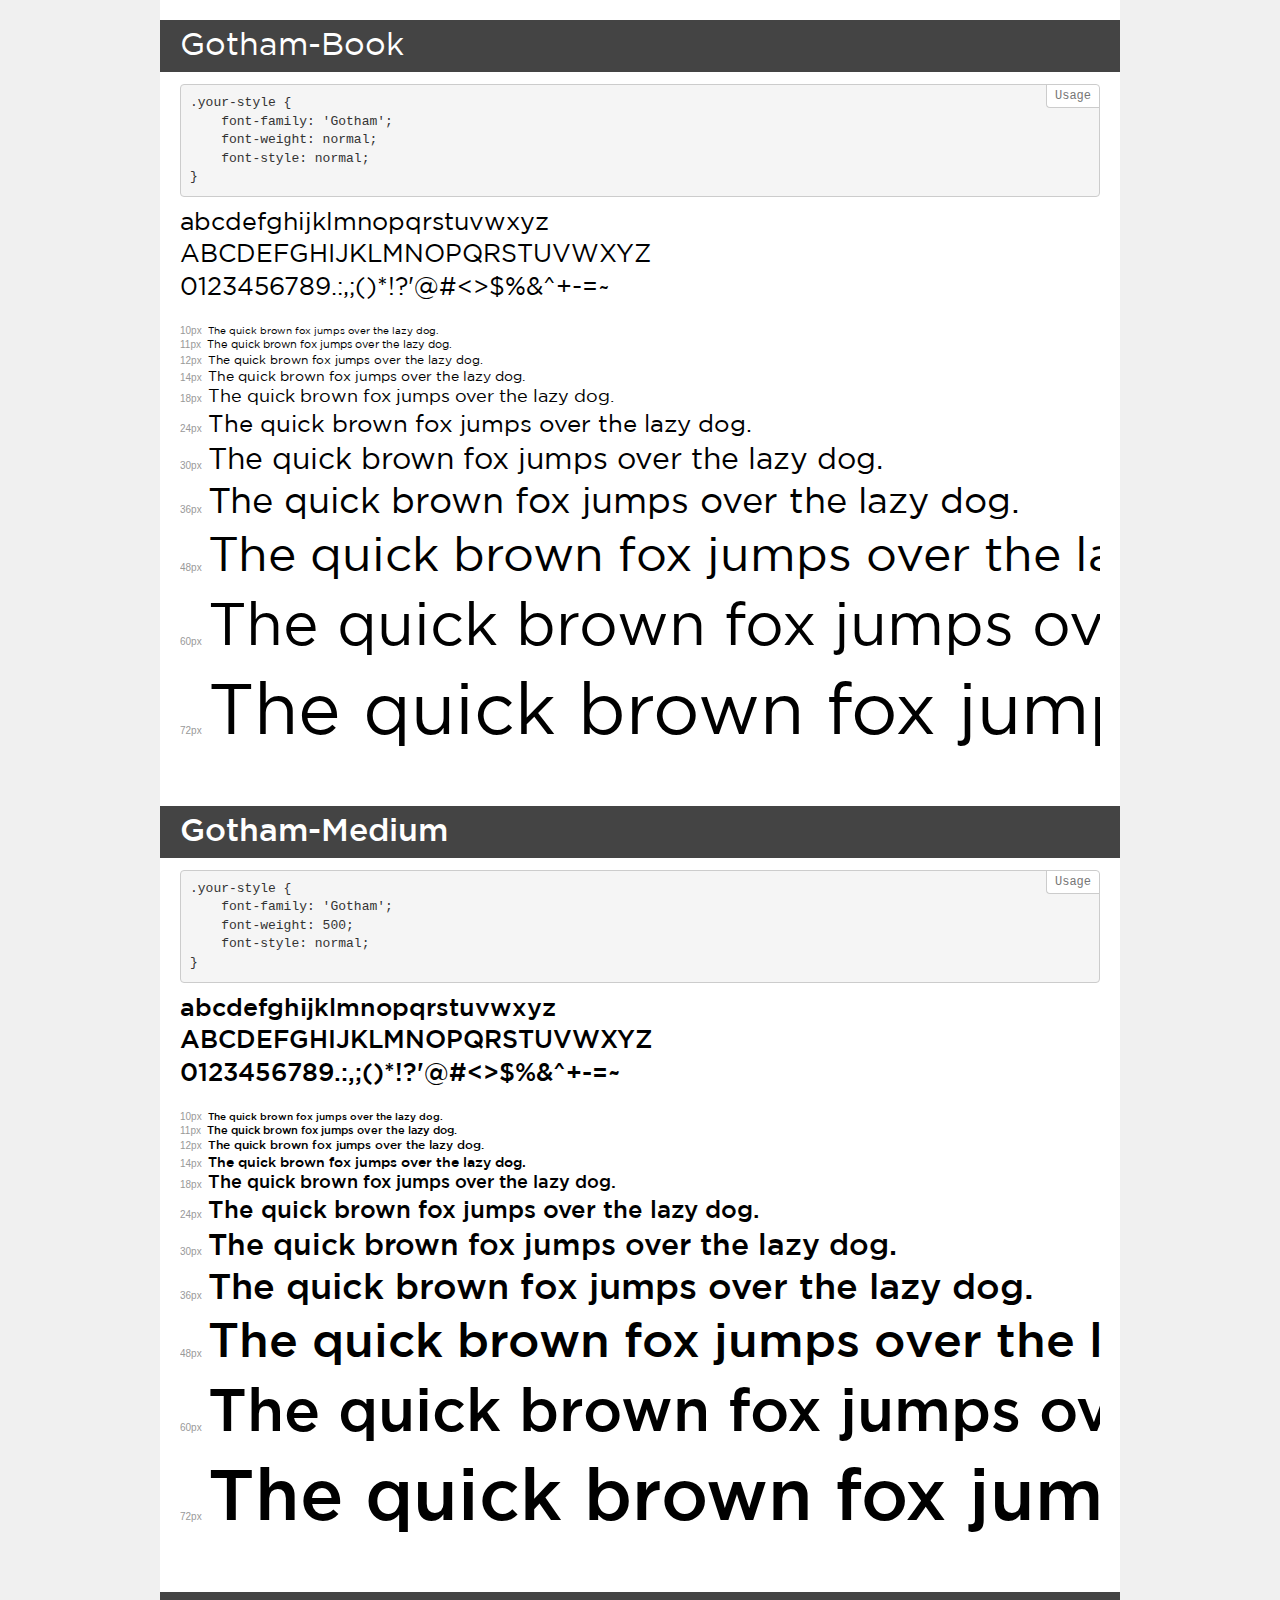
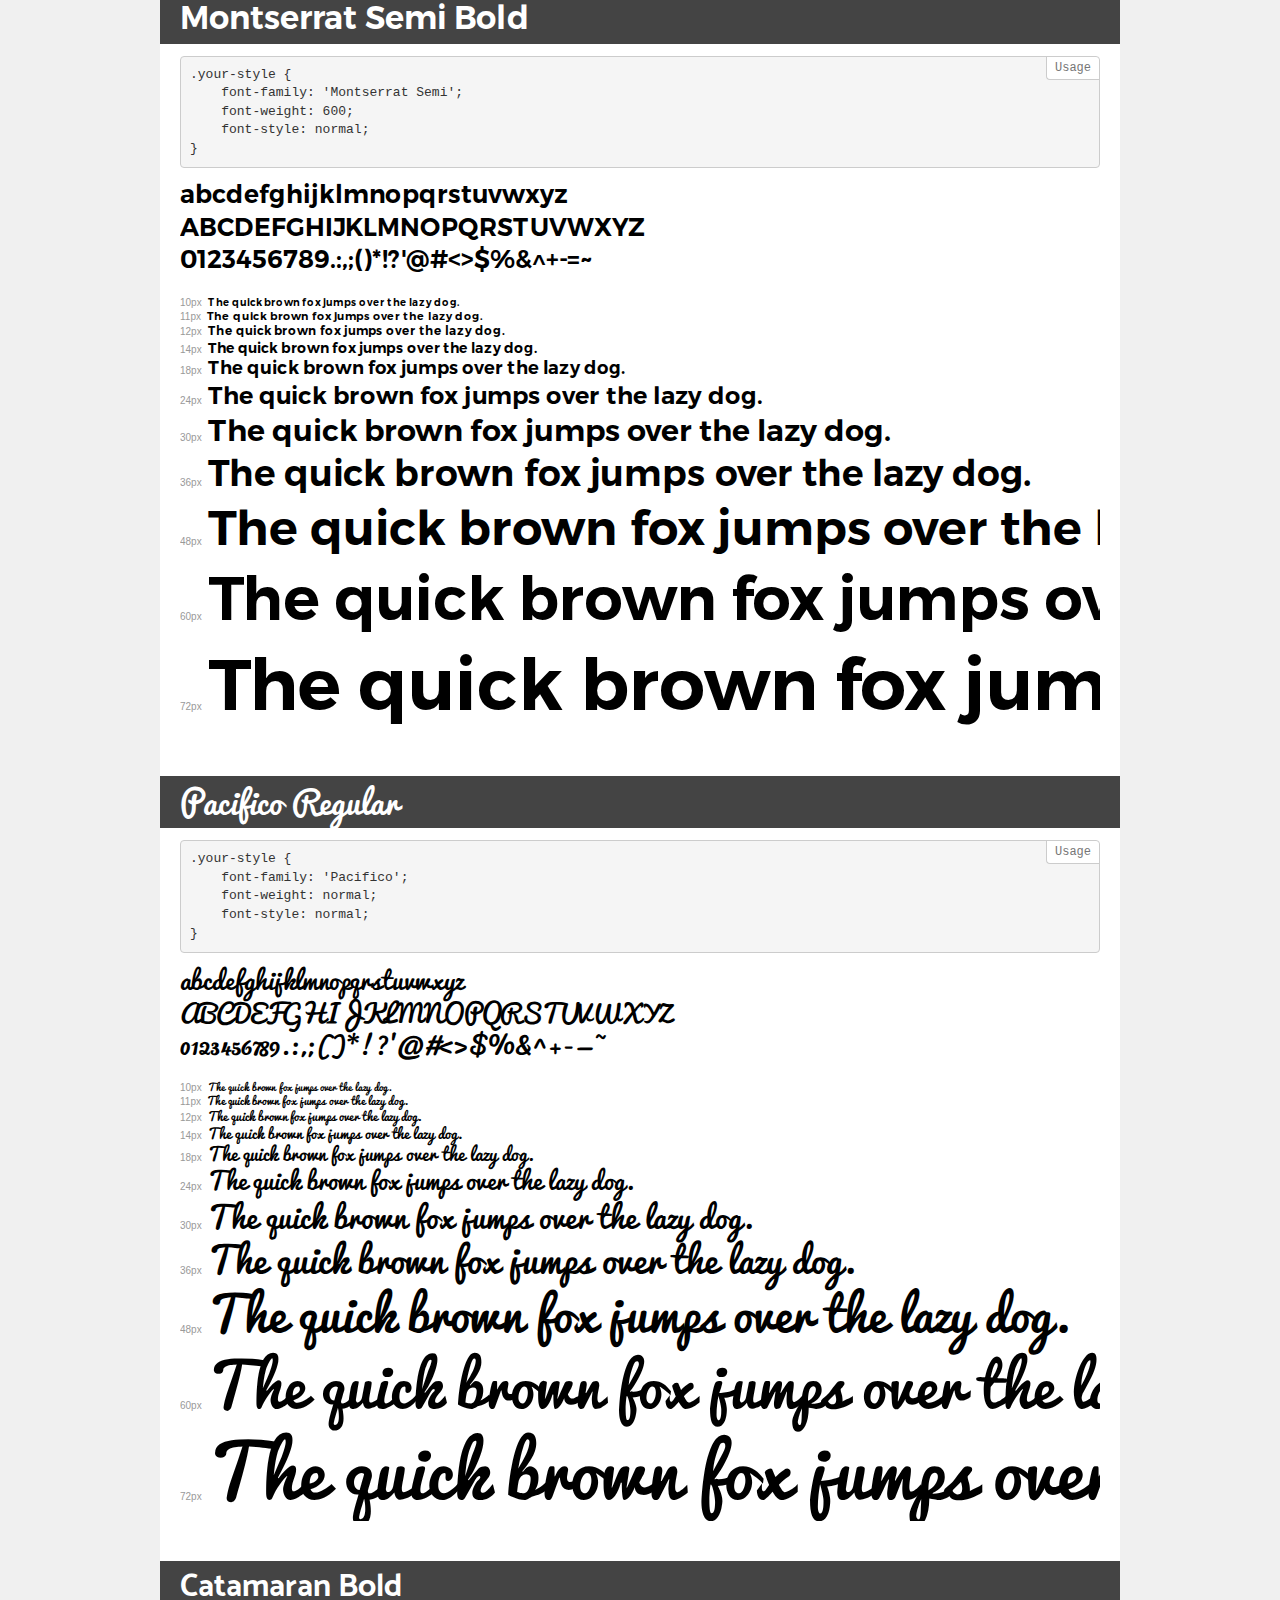
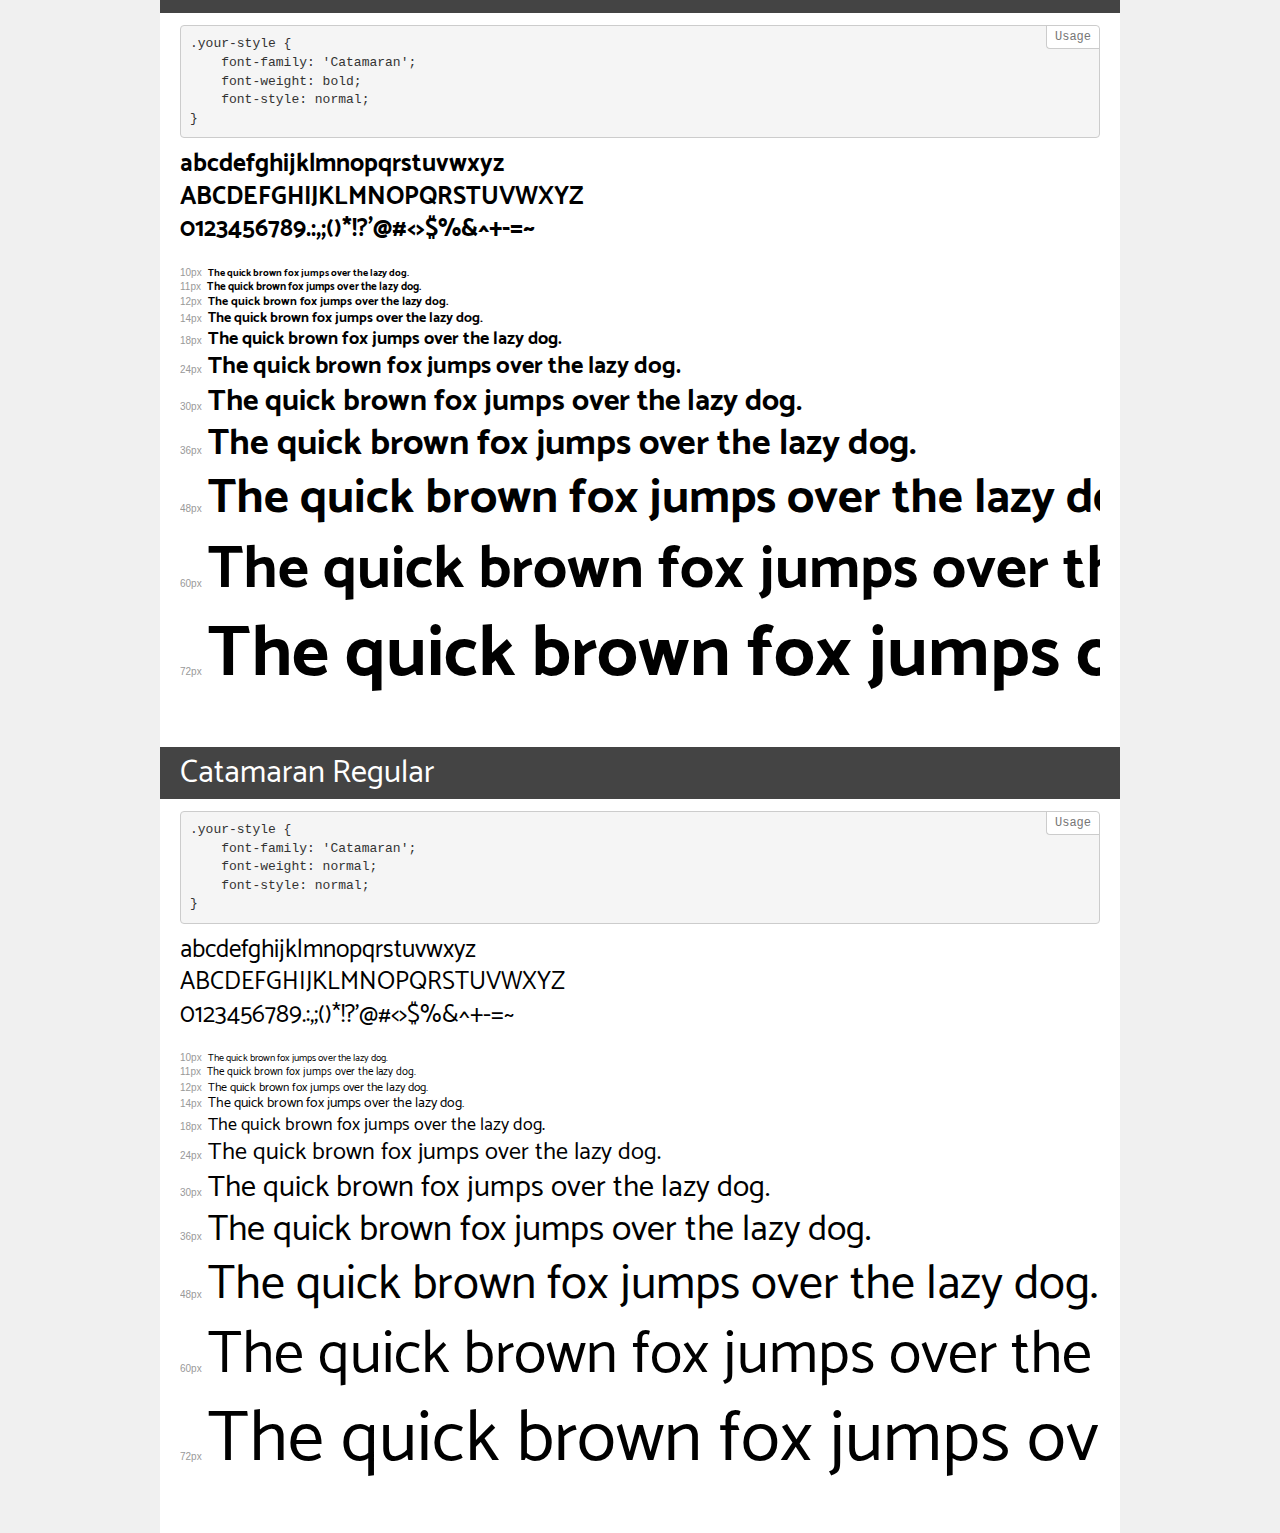
<file: font/demo.html>
<!DOCTYPE html>
<html lang="en">
<head>
    <meta charset="utf-8">
    <meta http-equiv="X-UA-Compatible" content="IE=edge">
    <meta name="viewport" content="width=device-width, initial-scale=1">
    <meta name="robots" content="noindex, noarchive">
    <meta name="format-detection" content="telephone=no">
    <title>Transfonter demo</title>
    <link href="stylesheet.css" rel="stylesheet">
    <style>
        /*
        http://meyerweb.com/eric/tools/css/reset/
        v2.0 | 20110126
        License: none (public domain)
        */
        html, body, div, span, applet, object, iframe,
        h1, h2, h3, h4, h5, h6, p, blockquote, pre,
        a, abbr, acronym, address, big, cite, code,
        del, dfn, em, img, ins, kbd, q, s, samp,
        small, strike, strong, sub, sup, tt, var,
        b, u, i, center,
        dl, dt, dd, ol, ul, li,
        fieldset, form, label, legend,
        table, caption, tbody, tfoot, thead, tr, th, td,
        article, aside, canvas, details, embed,
        figure, figcaption, footer, header, hgroup,
        menu, nav, output, ruby, section, summary,
        time, mark, audio, video {
            margin: 0;
            padding: 0;
            border: 0;
            font-size: 100%;
            font: inherit;
            vertical-align: baseline;
        }
        /* HTML5 display-role reset for older browsers */
        article, aside, details, figcaption, figure,
        footer, header, hgroup, menu, nav, section {
            display: block;
        }
        body {
            line-height: 1;
        }
        ol, ul {
            list-style: none;
        }
        blockquote, q {
            quotes: none;
        }
        blockquote:before, blockquote:after,
        q:before, q:after {
            content: '';
            content: none;
        }
        table {
            border-collapse: collapse;
            border-spacing: 0;
        }
        /* demo styles */
        body {
            background: #f0f0f0;
            color: #000;
        }
        .page {
            background: #fff;
            width: 920px;
            margin: 0 auto;
            padding: 20px 20px 0 20px;
            overflow: hidden;
        }
        .font-container {
            overflow-x: auto;
            overflow-y: hidden;
            margin-bottom: 40px;
            line-height: 1.3;
            white-space: nowrap;
            padding-bottom: 5px;
        }
        h1 {
            position: relative;
            background: #444;
            font-size: 32px;
            color: #fff;
            padding: 10px 20px;
            margin: 0 -20px 12px -20px;
        }
        .letters {
            font-size: 25px;
            margin-bottom: 20px;
        }
        .s10:before {
            content: '10px';
        }
        .s11:before {
            content: '11px';
        }
        .s12:before {
            content: '12px';
        }
        .s14:before {
            content: '14px';
        }
        .s18:before {
            content: '18px';
        }
        .s24:before {
            content: '24px';
        }
        .s30:before {
            content: '30px';
        }
        .s36:before {
            content: '36px';
        }
        .s48:before {
            content: '48px';
        }
        .s60:before {
            content: '60px';
        }
        .s72:before {
            content: '72px';
        }
        .s10:before, .s11:before, .s12:before, .s14:before,
        .s18:before, .s24:before, .s30:before, .s36:before,
        .s48:before, .s60:before, .s72:before {
            font-family: Arial, sans-serif;
            font-size: 10px;
            font-weight: normal;
            font-style: normal;
            color: #999;
            padding-right: 6px;
        }
        pre {
            display: block;
            position: relative;
            padding: 9px;
            margin: 0 0 10px;
            font-family: Monaco, Menlo, Consolas, "Courier New", monospace;
            font-size: 13px;
            line-height: 1.428571429;
            color: #333;
            font-weight: normal;
            font-style: normal;
            background-color: #f5f5f5;
            border: 1px solid #ccc;
            overflow-x: auto;
            border-radius: 4px;
        }
        pre:after {
            display: block;
            position: absolute;
            right: 0;
            top: 0;
            content: 'Usage';
            line-height: 1;
            padding: 5px 8px;
            font-size: 12px;
            color: #767676;
            background-color: #fff;
            border: 1px solid #ccc;
            border-right: none;
            border-top: none;
            border-radius: 0 4px 0 4px;
            z-index: 10;
        }
        /* responsive */
        @media (max-width: 959px) {
            .page {
                width: auto;
                margin: 0;
            }
        }
    </style>
</head>
<body>
<div class="page">
    <div class="demo">
        <h1 style="font-family: 'Gotham'; font-weight: normal; font-style: normal;">Gotham-Book</h1>
        <pre>.your-style {
    font-family: 'Gotham';
    font-weight: normal;
    font-style: normal;
}</pre>
        <div class="font-container" style="font-family: 'Gotham'; font-weight: normal; font-style: normal;">
            <p class="letters">
                abcdefghijklmnopqrstuvwxyz<br>
ABCDEFGHIJKLMNOPQRSTUVWXYZ<br>
                0123456789.:,;()*!?'@#<>$%&^+-=~
            </p>
            <p class="s10" style="font-size: 10px;">The quick brown fox jumps over the lazy dog.</p>
            <p class="s11" style="font-size: 11px;">The quick brown fox jumps over the lazy dog.</p>
            <p class="s12" style="font-size: 12px;">The quick brown fox jumps over the lazy dog.</p>
            <p class="s14" style="font-size: 14px;">The quick brown fox jumps over the lazy dog.</p>
            <p class="s18" style="font-size: 18px;">The quick brown fox jumps over the lazy dog.</p>
            <p class="s24" style="font-size: 24px;">The quick brown fox jumps over the lazy dog.</p>
            <p class="s30" style="font-size: 30px;">The quick brown fox jumps over the lazy dog.</p>
            <p class="s36" style="font-size: 36px;">The quick brown fox jumps over the lazy dog.</p>
            <p class="s48" style="font-size: 48px;">The quick brown fox jumps over the lazy dog.</p>
            <p class="s60" style="font-size: 60px;">The quick brown fox jumps over the lazy dog.</p>
            <p class="s72" style="font-size: 72px;">The quick brown fox jumps over the lazy dog.</p>
        </div>
    </div>
    <div class="demo">
        <h1 style="font-family: 'Gotham'; font-weight: 500; font-style: normal;">Gotham-Medium</h1>
        <pre>.your-style {
    font-family: 'Gotham';
    font-weight: 500;
    font-style: normal;
}</pre>
        <div class="font-container" style="font-family: 'Gotham'; font-weight: 500; font-style: normal;">
            <p class="letters">
                abcdefghijklmnopqrstuvwxyz<br>
ABCDEFGHIJKLMNOPQRSTUVWXYZ<br>
                0123456789.:,;()*!?'@#<>$%&^+-=~
            </p>
            <p class="s10" style="font-size: 10px;">The quick brown fox jumps over the lazy dog.</p>
            <p class="s11" style="font-size: 11px;">The quick brown fox jumps over the lazy dog.</p>
            <p class="s12" style="font-size: 12px;">The quick brown fox jumps over the lazy dog.</p>
            <p class="s14" style="font-size: 14px;">The quick brown fox jumps over the lazy dog.</p>
            <p class="s18" style="font-size: 18px;">The quick brown fox jumps over the lazy dog.</p>
            <p class="s24" style="font-size: 24px;">The quick brown fox jumps over the lazy dog.</p>
            <p class="s30" style="font-size: 30px;">The quick brown fox jumps over the lazy dog.</p>
            <p class="s36" style="font-size: 36px;">The quick brown fox jumps over the lazy dog.</p>
            <p class="s48" style="font-size: 48px;">The quick brown fox jumps over the lazy dog.</p>
            <p class="s60" style="font-size: 60px;">The quick brown fox jumps over the lazy dog.</p>
            <p class="s72" style="font-size: 72px;">The quick brown fox jumps over the lazy dog.</p>
        </div>
    </div>
    <div class="demo">
        <h1 style="font-family: 'Montserrat Semi'; font-weight: 600; font-style: normal;">Montserrat Semi Bold</h1>
        <pre>.your-style {
    font-family: 'Montserrat Semi';
    font-weight: 600;
    font-style: normal;
}</pre>
        <div class="font-container" style="font-family: 'Montserrat Semi'; font-weight: 600; font-style: normal;">
            <p class="letters">
                abcdefghijklmnopqrstuvwxyz<br>
ABCDEFGHIJKLMNOPQRSTUVWXYZ<br>
                0123456789.:,;()*!?'@#<>$%&^+-=~
            </p>
            <p class="s10" style="font-size: 10px;">The quick brown fox jumps over the lazy dog.</p>
            <p class="s11" style="font-size: 11px;">The quick brown fox jumps over the lazy dog.</p>
            <p class="s12" style="font-size: 12px;">The quick brown fox jumps over the lazy dog.</p>
            <p class="s14" style="font-size: 14px;">The quick brown fox jumps over the lazy dog.</p>
            <p class="s18" style="font-size: 18px;">The quick brown fox jumps over the lazy dog.</p>
            <p class="s24" style="font-size: 24px;">The quick brown fox jumps over the lazy dog.</p>
            <p class="s30" style="font-size: 30px;">The quick brown fox jumps over the lazy dog.</p>
            <p class="s36" style="font-size: 36px;">The quick brown fox jumps over the lazy dog.</p>
            <p class="s48" style="font-size: 48px;">The quick brown fox jumps over the lazy dog.</p>
            <p class="s60" style="font-size: 60px;">The quick brown fox jumps over the lazy dog.</p>
            <p class="s72" style="font-size: 72px;">The quick brown fox jumps over the lazy dog.</p>
        </div>
    </div>
    <div class="demo">
        <h1 style="font-family: 'Pacifico'; font-weight: normal; font-style: normal;">Pacifico Regular</h1>
        <pre>.your-style {
    font-family: 'Pacifico';
    font-weight: normal;
    font-style: normal;
}</pre>
        <div class="font-container" style="font-family: 'Pacifico'; font-weight: normal; font-style: normal;">
            <p class="letters">
                abcdefghijklmnopqrstuvwxyz<br>
ABCDEFGHIJKLMNOPQRSTUVWXYZ<br>
                0123456789.:,;()*!?'@#<>$%&^+-=~
            </p>
            <p class="s10" style="font-size: 10px;">The quick brown fox jumps over the lazy dog.</p>
            <p class="s11" style="font-size: 11px;">The quick brown fox jumps over the lazy dog.</p>
            <p class="s12" style="font-size: 12px;">The quick brown fox jumps over the lazy dog.</p>
            <p class="s14" style="font-size: 14px;">The quick brown fox jumps over the lazy dog.</p>
            <p class="s18" style="font-size: 18px;">The quick brown fox jumps over the lazy dog.</p>
            <p class="s24" style="font-size: 24px;">The quick brown fox jumps over the lazy dog.</p>
            <p class="s30" style="font-size: 30px;">The quick brown fox jumps over the lazy dog.</p>
            <p class="s36" style="font-size: 36px;">The quick brown fox jumps over the lazy dog.</p>
            <p class="s48" style="font-size: 48px;">The quick brown fox jumps over the lazy dog.</p>
            <p class="s60" style="font-size: 60px;">The quick brown fox jumps over the lazy dog.</p>
            <p class="s72" style="font-size: 72px;">The quick brown fox jumps over the lazy dog.</p>
        </div>
    </div>
    <div class="demo">
        <h1 style="font-family: 'Catamaran'; font-weight: bold; font-style: normal;">Catamaran Bold</h1>
        <pre>.your-style {
    font-family: 'Catamaran';
    font-weight: bold;
    font-style: normal;
}</pre>
        <div class="font-container" style="font-family: 'Catamaran'; font-weight: bold; font-style: normal;">
            <p class="letters">
                abcdefghijklmnopqrstuvwxyz<br>
ABCDEFGHIJKLMNOPQRSTUVWXYZ<br>
                0123456789.:,;()*!?'@#<>$%&^+-=~
            </p>
            <p class="s10" style="font-size: 10px;">The quick brown fox jumps over the lazy dog.</p>
            <p class="s11" style="font-size: 11px;">The quick brown fox jumps over the lazy dog.</p>
            <p class="s12" style="font-size: 12px;">The quick brown fox jumps over the lazy dog.</p>
            <p class="s14" style="font-size: 14px;">The quick brown fox jumps over the lazy dog.</p>
            <p class="s18" style="font-size: 18px;">The quick brown fox jumps over the lazy dog.</p>
            <p class="s24" style="font-size: 24px;">The quick brown fox jumps over the lazy dog.</p>
            <p class="s30" style="font-size: 30px;">The quick brown fox jumps over the lazy dog.</p>
            <p class="s36" style="font-size: 36px;">The quick brown fox jumps over the lazy dog.</p>
            <p class="s48" style="font-size: 48px;">The quick brown fox jumps over the lazy dog.</p>
            <p class="s60" style="font-size: 60px;">The quick brown fox jumps over the lazy dog.</p>
            <p class="s72" style="font-size: 72px;">The quick brown fox jumps over the lazy dog.</p>
        </div>
    </div>
    <div class="demo">
        <h1 style="font-family: 'Catamaran'; font-weight: normal; font-style: normal;">Catamaran Regular</h1>
        <pre>.your-style {
    font-family: 'Catamaran';
    font-weight: normal;
    font-style: normal;
}</pre>
        <div class="font-container" style="font-family: 'Catamaran'; font-weight: normal; font-style: normal;">
            <p class="letters">
                abcdefghijklmnopqrstuvwxyz<br>
ABCDEFGHIJKLMNOPQRSTUVWXYZ<br>
                0123456789.:,;()*!?'@#<>$%&^+-=~
            </p>
            <p class="s10" style="font-size: 10px;">The quick brown fox jumps over the lazy dog.</p>
            <p class="s11" style="font-size: 11px;">The quick brown fox jumps over the lazy dog.</p>
            <p class="s12" style="font-size: 12px;">The quick brown fox jumps over the lazy dog.</p>
            <p class="s14" style="font-size: 14px;">The quick brown fox jumps over the lazy dog.</p>
            <p class="s18" style="font-size: 18px;">The quick brown fox jumps over the lazy dog.</p>
            <p class="s24" style="font-size: 24px;">The quick brown fox jumps over the lazy dog.</p>
            <p class="s30" style="font-size: 30px;">The quick brown fox jumps over the lazy dog.</p>
            <p class="s36" style="font-size: 36px;">The quick brown fox jumps over the lazy dog.</p>
            <p class="s48" style="font-size: 48px;">The quick brown fox jumps over the lazy dog.</p>
            <p class="s60" style="font-size: 60px;">The quick brown fox jumps over the lazy dog.</p>
            <p class="s72" style="font-size: 72px;">The quick brown fox jumps over the lazy dog.</p>
        </div>
    </div>
</div>
</body>
</html>
</file>
<file: font/stylesheet.css>
@font-face {
    font-family: 'Gotham';
    src: url('Gotham-Book.eot');
    src: url('Gotham-Book.eot?#iefix') format('embedded-opentype'),
        url('Gotham-Book.woff2') format('woff2'),
        url('Gotham-Book.woff') format('woff'),
        url('Gotham-Book.ttf') format('truetype'),
        url('Gotham-Book.svg#Gotham-Book') format('svg');
    font-weight: normal;
    font-style: normal;
    font-display: swap;
}

@font-face {
    font-family: 'Gotham';
    src: url('Gotham-Medium.eot');
    src: url('Gotham-Medium.eot?#iefix') format('embedded-opentype'),
        url('Gotham-Medium.woff2') format('woff2'),
        url('Gotham-Medium.woff') format('woff'),
        url('Gotham-Medium.ttf') format('truetype'),
        url('Gotham-Medium.svg#Gotham-Medium') format('svg');
    font-weight: 500;
    font-style: normal;
    font-display: swap;
}

@font-face {
    font-family: 'Montserrat Semi';
    src: url('Montserrat-SemiBold.eot');
    src: url('Montserrat-SemiBold.eot?#iefix') format('embedded-opentype'),
        url('Montserrat-SemiBold.woff2') format('woff2'),
        url('Montserrat-SemiBold.woff') format('woff'),
        url('Montserrat-SemiBold.ttf') format('truetype'),
        url('Montserrat-SemiBold.svg#Montserrat-SemiBold') format('svg');
    font-weight: 600;
    font-style: normal;
    font-display: swap;
}

@font-face {
    font-family: 'Pacifico';
    src: url('Pacifico-Regular.eot');
    src: url('Pacifico-Regular.eot?#iefix') format('embedded-opentype'),
        url('Pacifico-Regular.woff2') format('woff2'),
        url('Pacifico-Regular.woff') format('woff'),
        url('Pacifico-Regular.ttf') format('truetype'),
        url('Pacifico-Regular.svg#Pacifico-Regular') format('svg');
    font-weight: normal;
    font-style: normal;
    font-display: swap;
}

@font-face {
    font-family: 'Catamaran';
    src: url('Catamaran-Bold.eot');
    src: url('Catamaran-Bold.eot?#iefix') format('embedded-opentype'),
        url('Catamaran-Bold.woff2') format('woff2'),
        url('Catamaran-Bold.woff') format('woff'),
        url('Catamaran-Bold.ttf') format('truetype'),
        url('Catamaran-Bold.svg#Catamaran-Bold') format('svg');
    font-weight: bold;
    font-style: normal;
    font-display: swap;
}

@font-face {
    font-family: 'Catamaran';
    src: url('Catamaran-Regular.eot');
    src: url('Catamaran-Regular.eot?#iefix') format('embedded-opentype'),
        url('Catamaran-Regular.woff2') format('woff2'),
        url('Catamaran-Regular.woff') format('woff'),
        url('Catamaran-Regular.ttf') format('truetype'),
        url('Catamaran-Regular.svg#Catamaran-Regular') format('svg');
    font-weight: normal;
    font-style: normal;
    font-display: swap;
}
</file>
